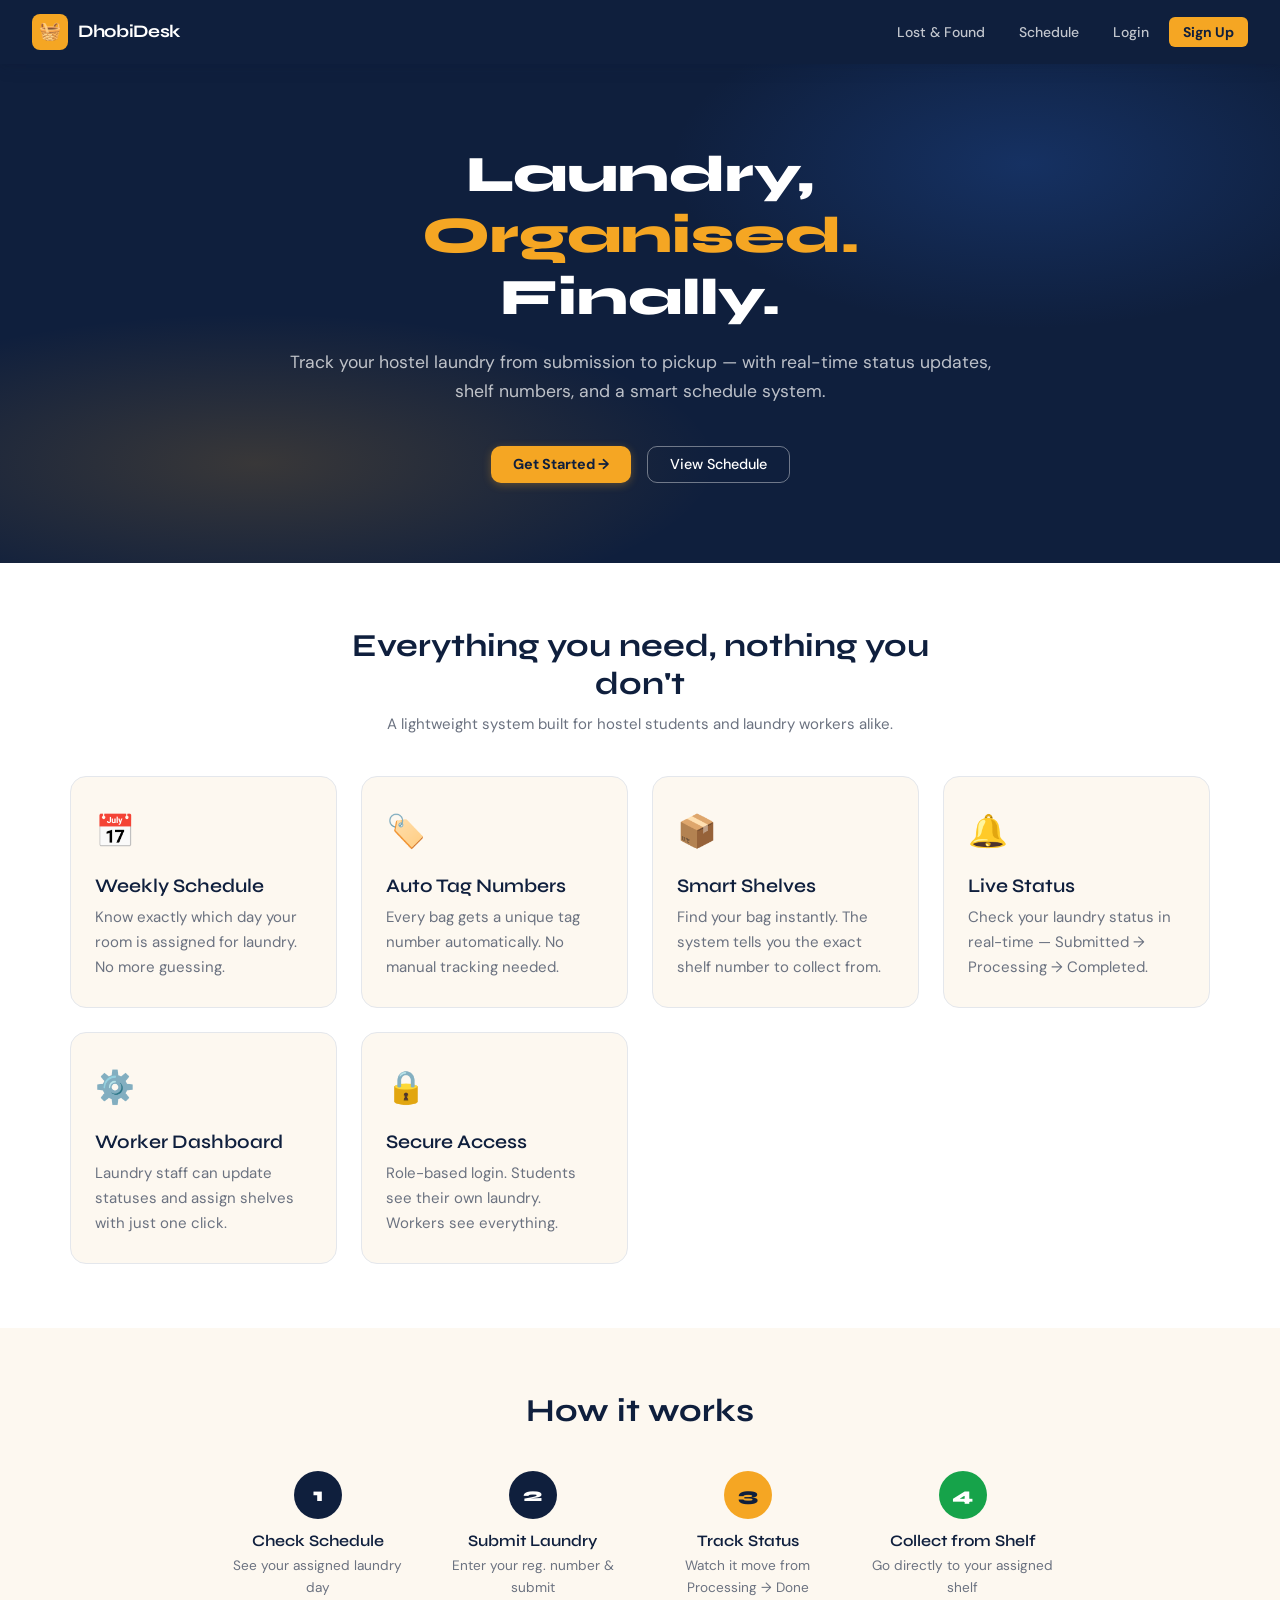
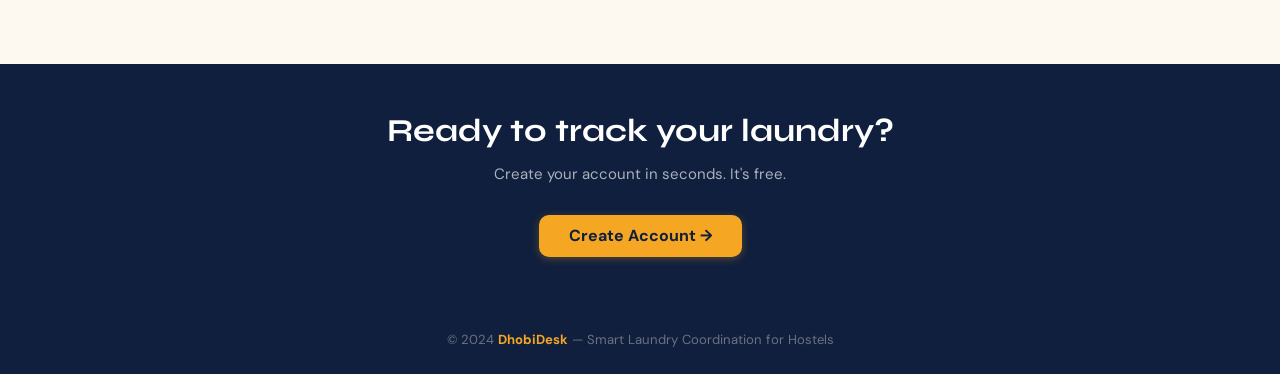
<file: index.html>
<!DOCTYPE html>
<html lang="en">
<head>
  <meta charset="UTF-8" />
  <meta name="viewport" content="width=device-width, initial-scale=1.0" />
  <title>DhobiDesk — Smart Laundry for Hostels</title>
  <link rel="stylesheet" href="style.css" />
</head>
<body>

<!-- ── Navbar ── -->
<nav class="navbar">
  
  <!-- Left: Existing Logo -->
  <a class="navbar-brand" href="index.html">
    <div class="logo-icon">🧺</div>
    <span>DhobiDesk</span>
  </a>

  <!-- Center: VIT Logo -->
 
  <!-- Right: Links -->
  <ul class="navbar-links">
    <li><a href="lostfound.html">Lost & Found</a></li>
    <li><a href="schedule.html">Schedule</a></li>
    <li><a href="login.html">Login</a></li>
    <li><a href="signup.html" class="btn-nav">Sign Up</a></li>
  </ul>
</nav>

<!-- ── Hero ── -->
<section class="hero">
  <div class="hero-content fade-in-up">
    <h1>Laundry, <span>Organised.</span><br>Finally.</h1>
    <p>Track your hostel laundry from submission to pickup — with real-time status updates, shelf numbers, and a smart schedule system.</p>
    <div class="hero-cta">
      <a href="signup.html" class="btn btn-primary">Get Started →</a>
      <a href="schedule.html" class="btn btn-secondary">View Schedule</a>
    </div>
  </div>
</section>

<!-- ── Features ── -->
<section class="features">
  <div style="text-align:center; max-width:600px; margin:0 auto;">
    <h2>Everything you need, nothing you don't</h2>
    <p style="margin-top:0.5rem;">A lightweight system built for hostel students and laundry workers alike.</p>
  </div>

  <div class="features-grid">
    <div class="feature-card">
      <span class="feature-icon">📅</span>
      <h3>Weekly Schedule</h3>
      <p>Know exactly which day your room is assigned for laundry. No more guessing.</p>
    </div>
    <div class="feature-card">
      <span class="feature-icon">🏷️</span>
      <h3>Auto Tag Numbers</h3>
      <p>Every bag gets a unique tag number automatically. No manual tracking needed.</p>
    </div>
    <div class="feature-card">
      <span class="feature-icon">📦</span>
      <h3>Smart Shelves</h3>
      <p>Find your bag instantly. The system tells you the exact shelf number to collect from.</p>
    </div>
    <div class="feature-card">
      <span class="feature-icon">🔔</span>
      <h3>Live Status</h3>
      <p>Check your laundry status in real-time — Submitted → Processing → Completed.</p>
    </div>
    <div class="feature-card">
      <span class="feature-icon">⚙️</span>
      <h3>Worker Dashboard</h3>
      <p>Laundry staff can update statuses and assign shelves with just one click.</p>
    </div>
    <div class="feature-card">
      <span class="feature-icon">🔒</span>
      <h3>Secure Access</h3>
      <p>Role-based login. Students see their own laundry. Workers see everything.</p>
    </div>
  </div>
</section>

<!-- ── How It Works ── -->
<section style="padding: 4rem 2rem; background: var(--cream); max-width: 900px; margin: 0 auto;">
  <h2 style="text-align:center; margin-bottom:2.5rem;">How it works</h2>
  <div style="display:grid; grid-template-columns: repeat(auto-fit, minmax(180px,1fr)); gap:1.5rem; text-align:center;">
    <div>
      <div style="width:48px;height:48px;background:var(--navy);color:white;border-radius:50%;display:inline-flex;align-items:center;justify-content:center;font-family:var(--font-head);font-weight:800;font-size:1.2rem;margin-bottom:0.75rem;">1</div>
      <h4>Check Schedule</h4>
      <p style="font-size:0.85rem;margin-top:0.3rem;">See your assigned laundry day</p>
    </div>
    <div>
      <div style="width:48px;height:48px;background:var(--navy);color:white;border-radius:50%;display:inline-flex;align-items:center;justify-content:center;font-family:var(--font-head);font-weight:800;font-size:1.2rem;margin-bottom:0.75rem;">2</div>
      <h4>Submit Laundry</h4>
      <p style="font-size:0.85rem;margin-top:0.3rem;">Enter your reg. number & submit</p>
    </div>
    <div>
      <div style="width:48px;height:48px;background:var(--amber);color:var(--navy);border-radius:50%;display:inline-flex;align-items:center;justify-content:center;font-family:var(--font-head);font-weight:800;font-size:1.2rem;margin-bottom:0.75rem;">3</div>
      <h4>Track Status</h4>
      <p style="font-size:0.85rem;margin-top:0.3rem;">Watch it move from Processing → Done</p>
    </div>
    <div>
      <div style="width:48px;height:48px;background:var(--green);color:white;border-radius:50%;display:inline-flex;align-items:center;justify-content:center;font-family:var(--font-head);font-weight:800;font-size:1.2rem;margin-bottom:0.75rem;">4</div>
      <h4>Collect from Shelf</h4>
      <p style="font-size:0.85rem;margin-top:0.3rem;">Go directly to your assigned shelf</p>
    </div>
  </div>
</section>

<!-- ── CTA ── -->
<section style="background:var(--navy);padding:3rem 2rem;text-align:center;">
  <h2 style="color:white;margin-bottom:0.75rem;">Ready to track your laundry?</h2>
  <p style="color:rgba(255,255,255,0.65);margin-bottom:1.75rem;">Create your account in seconds. It's free.</p>
  <a href="signup.html" class="btn btn-primary" style="font-size:1rem;padding:13px 30px;">Create Account →</a>
</section>

<!-- ── Footer ── -->
<footer class="footer">
  <p>© 2024 <strong>DhobiDesk</strong> — Smart Laundry Coordination for Hostels</p>
</footer>

</body>
</html>
</file>
<file: style.css>
/* ============================================================
   style.css — Smart Laundry Coordination System
   Aesthetic: Warm Industrial Utility — crisp whites, deep navy,
   warm amber accents, structured grid, confident typography
   ============================================================ */

@import url('https://fonts.googleapis.com/css2?family=Syne:wght@400;600;700;800&family=DM+Sans:ital,wght@0,300;0,400;0,500;1,300&display=swap');

/* ── CSS Variables ── */
:root {
  --navy:     #0f1f3d;
  --navy-mid: #1a3460;
  --blue:     #2253a8;
  --amber:    #f5a623;
  --amber-lt: #ffd280;
  --cream:    #fdf8f0;
  --white:    #ffffff;
  --gray-100: #f4f5f7;
  --gray-200: #e4e7ec;
  --gray-400: #9aa3b2;
  --gray-600: #6b7280;
  --gray-800: #2d3748;
  --green:    #16a34a;
  --green-lt: #dcfce7;
  --orange:   #ea580c;
  --orange-lt:#ffedd5;
  --red:      #dc2626;
  --red-lt:   #fee2e2;

  --font-head: 'Syne', sans-serif;
  --font-body: 'DM Sans', sans-serif;

  --shadow-sm: 0 1px 3px rgba(15,31,61,0.08), 0 1px 2px rgba(15,31,61,0.06);
  --shadow-md: 0 4px 16px rgba(15,31,61,0.10), 0 2px 6px rgba(15,31,61,0.07);
  --shadow-lg: 0 12px 40px rgba(15,31,61,0.14), 0 4px 12px rgba(15,31,61,0.08);

  --radius:    10px;
  --radius-lg: 16px;
  --transition: 0.22s cubic-bezier(0.4, 0, 0.2, 1);
}

/* ── Reset & Base ── */
*, *::before, *::after { box-sizing: border-box; margin: 0; padding: 0; }

html { scroll-behavior: smooth; }

body {
  font-family: var(--font-body);
  background: var(--cream);
  color: var(--gray-800);
  line-height: 1.65;
  font-size: 15px;
  min-height: 100vh;
}

/* ── Typography ── */
h1, h2, h3, h4 {
  font-family: var(--font-head);
  color: var(--navy);
  line-height: 1.2;
}

h1 { font-size: clamp(2rem, 5vw, 3.2rem); font-weight: 800; }
h2 { font-size: clamp(1.4rem, 3vw, 2rem); font-weight: 700; }
h3 { font-size: 1.2rem; font-weight: 600; }
h4 { font-size: 1rem; font-weight: 600; }

p { color: var(--gray-600); }

a { color: var(--blue); text-decoration: none; transition: color var(--transition); }
a:hover { color: var(--amber); }

/* ── Navbar ── */
.navbar {
  background: var(--navy);
  padding: 0 2rem;
  display: flex;
  align-items: center;
  justify-content: space-between;
  height: 64px;
  position: sticky;
  top: 0;
  z-index: 100;
  box-shadow: var(--shadow-md);
}

.navbar-brand {
  display: flex;
  align-items: center;
  gap: 10px;
  text-decoration: none;
}

.navbar-brand .logo-icon {
  width: 36px;
  height: 36px;
  background: var(--amber);
  border-radius: 8px;
  display: flex;
  align-items: center;
  justify-content: center;
  font-size: 18px;
}

.navbar-brand span {
  font-family: var(--font-head);
  font-size: 1.1rem;
  font-weight: 700;
  color: var(--white);
  letter-spacing: -0.02em;
}

.navbar-links {
  display: flex;
  align-items: center;
  gap: 6px;
  list-style: none;
}

.navbar-links a {
  color: rgba(255,255,255,0.75);
  font-size: 0.875rem;
  font-weight: 500;
  padding: 6px 14px;
  border-radius: 6px;
  transition: all var(--transition);
}

.navbar-links a:hover {
  color: var(--white);
  background: rgba(255,255,255,0.08);
}

.navbar-links a.btn-nav {
  background: var(--amber);
  color: var(--navy);
  font-weight: 700;
}

.navbar-links a.btn-nav:hover {
  background: var(--amber-lt);
}

/* ── Main Layout ── */
.main-wrapper {
  max-width: 1140px;
  margin: 0 auto;
  padding: 2.5rem 1.5rem 4rem;
}

/* ── Hero (Index) ── */
.hero {
  background: var(--navy);
  color: var(--white);
  padding: 5rem 2rem;
  text-align: center;
  position: relative;
  overflow: hidden;
}

.hero::before {
  content: '';
  position: absolute;
  inset: 0;
  background:
    radial-gradient(ellipse 60% 50% at 20% 80%, rgba(245,166,35,0.18) 0%, transparent 60%),
    radial-gradient(ellipse 50% 60% at 80% 20%, rgba(34,83,168,0.35) 0%, transparent 55%);
  pointer-events: none;
}

.hero-content { position: relative; z-index: 1; max-width: 740px; margin: 0 auto; }

.hero h1 { color: var(--white); margin-bottom: 1.25rem; }

.hero h1 span { color: var(--amber); }

.hero p {
  color: rgba(255,255,255,0.72);
  font-size: 1.1rem;
  margin-bottom: 2.5rem;
}

.hero-cta {
  display: flex;
  gap: 1rem;
  justify-content: center;
  flex-wrap: wrap;
}

/* ── Feature Cards (Index) ── */
.features {
  padding: 4rem 2rem;
  background: var(--white);
}

.features-grid {
  display: grid;
  grid-template-columns: repeat(auto-fit, minmax(220px, 1fr));
  gap: 1.5rem;
  max-width: 1140px;
  margin: 2.5rem auto 0;
}

.feature-card {
  background: var(--cream);
  border: 1px solid var(--gray-200);
  border-radius: var(--radius-lg);
  padding: 1.75rem 1.5rem;
  transition: transform var(--transition), box-shadow var(--transition);
}

.feature-card:hover {
  transform: translateY(-4px);
  box-shadow: var(--shadow-md);
}

.feature-card .feature-icon {
  font-size: 2rem;
  margin-bottom: 1rem;
  display: block;
}

.feature-card h3 { margin-bottom: 0.5rem; }

/* ── Buttons ── */
.btn {
  display: inline-flex;
  align-items: center;
  gap: 6px;
  padding: 10px 22px;
  border-radius: var(--radius);
  font-family: var(--font-body);
  font-size: 0.9rem;
  font-weight: 500;
  cursor: pointer;
  border: none;
  transition: all var(--transition);
  text-decoration: none;
  line-height: 1;
}

.btn-primary {
  background: var(--amber);
  color: var(--navy);
  font-weight: 700;
  box-shadow: 0 2px 8px rgba(245,166,35,0.3);
}
.btn-primary:hover { background: #e8980e; color: var(--navy); transform: translateY(-1px); box-shadow: 0 4px 16px rgba(245,166,35,0.4); }

.btn-secondary {
  background: transparent;
  color: var(--white);
  border: 1.5px solid rgba(255,255,255,0.4);
}
.btn-secondary:hover { background: rgba(255,255,255,0.1); color: var(--white); border-color: rgba(255,255,255,0.7); }

.btn-navy {
  background: var(--navy);
  color: var(--white);
  font-weight: 600;
}
.btn-navy:hover { background: var(--navy-mid); color: var(--white); }

.btn-outline {
  background: transparent;
  color: var(--navy);
  border: 1.5px solid var(--gray-200);
}
.btn-outline:hover { border-color: var(--navy); background: var(--navy); color: var(--white); }

.btn-green { background: var(--green); color: white; font-weight: 600; }
.btn-green:hover { background: #15803d; color: white; }

.btn-orange { background: var(--orange); color: white; font-weight: 600; }
.btn-orange:hover { background: #c2410c; color: white; }

.btn-sm { padding: 6px 14px; font-size: 0.82rem; }

.btn:disabled, .btn[disabled] {
  opacity: 0.5;
  cursor: not-allowed;
  transform: none !important;
}

/* ── Cards ── */
.card {
  background: var(--white);
  border-radius: var(--radius-lg);
  border: 1px solid var(--gray-200);
  box-shadow: var(--shadow-sm);
  overflow: hidden;
}

.card-header {
  padding: 1.25rem 1.5rem;
  border-bottom: 1px solid var(--gray-200);
  display: flex;
  align-items: center;
  justify-content: space-between;
  gap: 1rem;
}

.card-body { padding: 1.5rem; }

/* ── Forms ── */
.form-container {
  max-width: 480px;
  margin: 3rem auto;
}

.form-card {
  background: var(--white);
  border-radius: var(--radius-lg);
  padding: 2.5rem;
  box-shadow: var(--shadow-lg);
  border: 1px solid var(--gray-200);
}

.form-logo {
  text-align: center;
  margin-bottom: 2rem;
}

.form-logo .logo-circle {
  width: 60px;
  height: 60px;
  background: var(--navy);
  border-radius: 16px;
  display: inline-flex;
  align-items: center;
  justify-content: center;
  font-size: 26px;
  margin-bottom: 1rem;
}

.form-card h2 { text-align: center; margin-bottom: 0.4rem; }
.form-card .form-subtitle { text-align: center; font-size: 0.88rem; margin-bottom: 2rem; }

.form-group {
  margin-bottom: 1.25rem;
}

.form-group label {
  display: block;
  font-size: 0.83rem;
  font-weight: 600;
  color: var(--gray-800);
  margin-bottom: 0.45rem;
  letter-spacing: 0.04em;
  text-transform: uppercase;
}

.form-group input,
.form-group select {
  width: 100%;
  padding: 11px 14px;
  border: 1.5px solid var(--gray-200);
  border-radius: var(--radius);
  font-family: var(--font-body);
  font-size: 0.95rem;
  color: var(--gray-800);
  background: var(--gray-100);
  transition: border-color var(--transition), box-shadow var(--transition);
  outline: none;
}

.form-group input:focus,
.form-group select:focus {
  border-color: var(--blue);
  background: var(--white);
  box-shadow: 0 0 0 3px rgba(34,83,168,0.1);
}

.form-group input::placeholder { color: var(--gray-400); }

.form-submit { width: 100%; padding: 13px; font-size: 1rem; margin-top: 0.5rem; justify-content: center; }

.form-footer { text-align: center; margin-top: 1.25rem; font-size: 0.875rem; }

/* Role Selector */
.role-selector {
  display: grid;
  grid-template-columns: 1fr 1fr;
  gap: 0.75rem;
}

.role-option {
  position: relative;
}

.role-option input { display: none; }

.role-option label {
  display: flex;
  flex-direction: column;
  align-items: center;
  gap: 6px;
  padding: 14px 10px;
  border: 2px solid var(--gray-200);
  border-radius: var(--radius);
  cursor: pointer;
  transition: all var(--transition);
  text-align: center;
  font-size: 0.85rem;
  color: var(--gray-600);
  font-weight: 500;
  letter-spacing: normal;
  text-transform: none;
}

.role-option label .role-icon { font-size: 1.8rem; }
.role-option label .role-name { font-weight: 700; font-family: var(--font-head); color: var(--navy); }

.role-option input:checked + label {
  border-color: var(--amber);
  background: rgba(245,166,35,0.07);
  box-shadow: 0 0 0 3px rgba(245,166,35,0.15);
}

/* ── Dashboard Layout ── */
.dashboard-grid {
  display: grid;
  grid-template-columns: 280px 1fr;
  gap: 1.5rem;
  align-items: start;
}

@media (max-width: 768px) {
  .dashboard-grid { grid-template-columns: 1fr; }
}

/* ── Page Header ── */
.page-header {
  background: var(--navy);
  color: var(--white);
  padding: 2.5rem 2rem;
  position: relative;
  overflow: hidden;
}

.page-header::after {
  content: '';
  position: absolute;
  right: -60px;
  top: -60px;
  width: 220px;
  height: 220px;
  background: rgba(245,166,35,0.12);
  border-radius: 50%;
}

.page-header h1 { color: var(--white); font-size: clamp(1.5rem, 3vw, 2rem); }
.page-header p { color: rgba(255,255,255,0.65); margin-top: 0.3rem; font-size: 0.95rem; }

.page-header .header-badge {
  display: inline-flex;
  align-items: center;
  gap: 6px;
  background: rgba(245,166,35,0.2);
  color: var(--amber);
  padding: 4px 12px;
  border-radius: 100px;
  font-size: 0.78rem;
  font-weight: 600;
  letter-spacing: 0.06em;
  text-transform: uppercase;
  margin-bottom: 0.75rem;
}

/* ── Status Badges ── */
.badge {
  display: inline-flex;
  align-items: center;
  gap: 5px;
  padding: 3px 10px;
  border-radius: 100px;
  font-size: 0.78rem;
  font-weight: 600;
  letter-spacing: 0.03em;
  white-space: nowrap;
}

.badge-submitted { background: var(--gray-100); color: var(--gray-600); }
.badge-processing { background: var(--orange-lt); color: var(--orange); }
.badge-completed { background: var(--green-lt); color: var(--green); }

/* ── Laundry Entry Cards ── */
.laundry-entries { display: flex; flex-direction: column; gap: 1rem; }

.entry-card {
  background: var(--white);
  border: 1px solid var(--gray-200);
  border-radius: var(--radius-lg);
  padding: 1.25rem 1.5rem;
  box-shadow: var(--shadow-sm);
  transition: box-shadow var(--transition);
}

.entry-card:hover { box-shadow: var(--shadow-md); }

.entry-card-header {
  display: flex;
  align-items: center;
  justify-content: space-between;
  margin-bottom: 0.75rem;
  flex-wrap: wrap;
  gap: 0.5rem;
}

.entry-tag {
  font-family: var(--font-head);
  font-size: 1.4rem;
  font-weight: 800;
  color: var(--navy);
}

.entry-tag span { color: var(--amber); }

.entry-meta {
  display: flex;
  gap: 1.5rem;
  flex-wrap: wrap;
  font-size: 0.85rem;
  color: var(--gray-600);
  margin-bottom: 1rem;
}

.entry-meta strong { color: var(--gray-800); }

.entry-completed-msg {
  background: var(--green-lt);
  border: 1px solid #86efac;
  border-radius: var(--radius);
  padding: 10px 14px;
  display: flex;
  align-items: center;
  gap: 8px;
  font-size: 0.88rem;
  font-weight: 600;
  color: var(--green);
  margin-top: 0.75rem;
}

/* Worker entry card additions */
.worker-actions {
  display: flex;
  align-items: center;
  gap: 0.75rem;
  flex-wrap: wrap;
  margin-top: 1rem;
  padding-top: 1rem;
  border-top: 1px solid var(--gray-200);
}

.shelf-input-group {
  display: flex;
  align-items: center;
  gap: 0.5rem;
}

.shelf-input-group input {
  width: 70px;
  padding: 7px 10px;
  border: 1.5px solid var(--gray-200);
  border-radius: var(--radius);
  font-family: var(--font-body);
  font-size: 0.88rem;
  text-align: center;
  outline: none;
  transition: border-color var(--transition);
}

.shelf-input-group input:focus { border-color: var(--blue); }

/* ── Schedule Page ── */
.schedule-grid {
  display: grid;
  grid-template-columns: repeat(auto-fit, minmax(200px, 1fr));
  gap: 1.25rem;
  margin-top: 2rem;
}

.schedule-day {
  background: var(--white);
  border: 1px solid var(--gray-200);
  border-radius: var(--radius-lg);
  overflow: hidden;
  box-shadow: var(--shadow-sm);
  transition: transform var(--transition), box-shadow var(--transition);
}

.schedule-day:hover { transform: translateY(-3px); box-shadow: var(--shadow-md); }

.schedule-day.today {
  border-color: var(--amber);
  box-shadow: 0 0 0 2px rgba(245,166,35,0.25), var(--shadow-md);
}

.schedule-day-header {
  background: var(--navy);
  padding: 12px 16px;
  display: flex;
  align-items: center;
  justify-content: space-between;
}

.schedule-day.today .schedule-day-header { background: var(--amber); }

.schedule-day-header h3 { color: var(--white); font-size: 0.95rem; }
.schedule-day.today .schedule-day-header h3 { color: var(--navy); }

.today-pill {
  background: rgba(255,255,255,0.25);
  color: var(--navy);
  padding: 2px 8px;
  border-radius: 100px;
  font-size: 0.7rem;
  font-weight: 700;
  letter-spacing: 0.06em;
  text-transform: uppercase;
}

.schedule-day-body { padding: 1rem 1.25rem; }
.schedule-day-body .room-range { font-family: var(--font-head); font-size: 1.1rem; font-weight: 700; color: var(--navy); }
.schedule-day-body .room-label { font-size: 0.8rem; color: var(--gray-400); margin-top: 2px; }

/* ── Info Box ── */
.info-box {
  background: rgba(34,83,168,0.06);
  border: 1px solid rgba(34,83,168,0.2);
  border-radius: var(--radius);
  padding: 12px 16px;
  font-size: 0.875rem;
  color: var(--blue);
  display: flex;
  gap: 8px;
  align-items: flex-start;
}

/* ── Alert / Toast ── */
.alert {
  padding: 12px 16px;
  border-radius: var(--radius);
  font-size: 0.875rem;
  font-weight: 500;
  margin-bottom: 1rem;
  display: flex;
  align-items: center;
  gap: 8px;
}

.alert-success { background: var(--green-lt); color: var(--green); border: 1px solid #86efac; }
.alert-error   { background: var(--red-lt); color: var(--red); border: 1px solid #fca5a5; }
.alert-warning { background: var(--orange-lt); color: var(--orange); border: 1px solid #fdba74; }
.alert-info    { background: rgba(34,83,168,0.07); color: var(--blue); border: 1px solid rgba(34,83,168,0.2); }

/* ── Sidebar ── */
.sidebar {
  display: flex;
  flex-direction: column;
  gap: 1rem;
}

.sidebar-user-card {
  background: var(--navy);
  color: var(--white);
  border-radius: var(--radius-lg);
  padding: 1.5rem;
}

.sidebar-user-card .user-avatar {
  width: 50px;
  height: 50px;
  background: var(--amber);
  border-radius: 50%;
  display: flex;
  align-items: center;
  justify-content: center;
  font-size: 22px;
  margin-bottom: 0.75rem;
}

.sidebar-user-card h4 { color: var(--white); font-size: 0.95rem; }
.sidebar-user-card p { color: rgba(255,255,255,0.6); font-size: 0.8rem; }

.sidebar-card {
  background: var(--white);
  border: 1px solid var(--gray-200);
  border-radius: var(--radius-lg);
  padding: 1.25rem;
  box-shadow: var(--shadow-sm);
}

.sidebar-card h4 { margin-bottom: 0.75rem; font-size: 0.9rem; }

/* ── Stats Row ── */
.stats-row {
  display: grid;
  grid-template-columns: repeat(auto-fit, minmax(140px, 1fr));
  gap: 1rem;
  margin-bottom: 1.5rem;
}

.stat-card {
  background: var(--white);
  border: 1px solid var(--gray-200);
  border-radius: var(--radius-lg);
  padding: 1.25rem;
  box-shadow: var(--shadow-sm);
  text-align: center;
}

.stat-card .stat-num {
  font-family: var(--font-head);
  font-size: 2rem;
  font-weight: 800;
  color: var(--navy);
  line-height: 1;
}

.stat-card .stat-label { font-size: 0.78rem; color: var(--gray-400); margin-top: 4px; font-weight: 500; text-transform: uppercase; letter-spacing: 0.05em; }

/* ── Empty State ── */
.empty-state {
  text-align: center;
  padding: 3rem 1.5rem;
}

.empty-state .empty-icon { font-size: 3.5rem; margin-bottom: 1rem; }
.empty-state h3 { margin-bottom: 0.5rem; }

/* ── Loader ── */
.loader {
  display: flex;
  justify-content: center;
  align-items: center;
  padding: 2rem;
  gap: 8px;
}

.loader-dot {
  width: 8px; height: 8px;
  background: var(--amber);
  border-radius: 50%;
  animation: bounce 0.6s alternate infinite;
}
.loader-dot:nth-child(2) { animation-delay: 0.15s; }
.loader-dot:nth-child(3) { animation-delay: 0.3s; }

@keyframes bounce {
  to { transform: translateY(-10px); opacity: 0.5; }
}

/* ── Footer ── */
.footer {
  background: var(--navy);
  color: rgba(255,255,255,0.5);
  text-align: center;
  padding: 1.5rem;
  font-size: 0.82rem;
  margin-top: auto;
}

.footer strong { color: var(--amber); }

/* ── Search / Filter ── */
.filter-bar {
  display: flex;
  gap: 0.75rem;
  flex-wrap: wrap;
  align-items: center;
  margin-bottom: 1.25rem;
}

.filter-bar input,
.filter-bar select {
  padding: 8px 12px;
  border: 1.5px solid var(--gray-200);
  border-radius: var(--radius);
  font-family: var(--font-body);
  font-size: 0.875rem;
  outline: none;
  background: var(--white);
  transition: border-color var(--transition);
}

.filter-bar input:focus,
.filter-bar select:focus {
  border-color: var(--blue);
}

/* ── Shelf Legend ── */
.shelf-legend {
  display: grid;
  grid-template-columns: repeat(auto-fill, minmax(140px, 1fr));
  gap: 0.5rem;
  margin-top: 0.75rem;
}

.shelf-item {
  background: var(--gray-100);
  border-radius: var(--radius);
  padding: 8px 12px;
  font-size: 0.82rem;
}

.shelf-item strong { color: var(--navy); font-family: var(--font-head); }

/* ── Responsive ── */
@media (max-width: 640px) {
  .navbar { padding: 0 1rem; }
  .navbar-brand span { display: none; }
  .form-card { padding: 1.75rem 1.25rem; }
  .main-wrapper { padding: 1.5rem 1rem 3rem; }
  .page-header { padding: 1.75rem 1.25rem; }
  .stats-row { grid-template-columns: repeat(2, 1fr); }
  .worker-actions { flex-direction: column; align-items: flex-start; }
}

/* ── Animations ── */
@keyframes fadeInUp {
  from { opacity: 0; transform: translateY(16px); }
  to   { opacity: 1; transform: translateY(0); }
}

.fade-in-up {
  animation: fadeInUp 0.45s cubic-bezier(0.22, 1, 0.36, 1) both;
}

.entry-card { animation: fadeInUp 0.3s cubic-bezier(0.22, 1, 0.36, 1) both; }
.vit-center-logo {
  position: absolute;
  left: 50%;
  transform: translateX(-50%);
}

.vit-center-logo img {
  height: 54px;     /* fixed size */
  width: auto;
  object-fit: contain;
}

.bulk-actions {
  display: flex;
  gap: 10px;
  align-items: center;
  margin-bottom: 1rem;
  flex-wrap: wrap;
}
#posts .card {
  margin-top: 10px;
  padding: 12px;
  border-left: 4px solid #4CAF50;
}

textarea {
  width: 100%;
  padding: 8px;
  margin-bottom: 10px;
}
/* ============================================================
   Lost & Found Page Styles — Matching DhobiDesk Design System
   ============================================================ */

/* Layout Grid */
.lostfound-grid {
  display: grid;
  grid-template-columns: 1fr 1.5fr;
  gap: 1.5rem;
  align-items: start;
}

@media (max-width: 768px) {
  .lostfound-grid {
    grid-template-columns: 1fr;
    gap: 1.5rem;
  }
}

/* Lost Item Cards */
.lost-item {
  background: var(--white);
  border: 1px solid var(--gray-200);
  border-radius: var(--radius-lg);
  padding: 1.25rem;
  margin-bottom: 1rem;
  transition: all var(--transition);
}

.lost-item:hover {
  box-shadow: var(--shadow-md);
  transform: translateY(-2px);
}

.lost-item.resolved {
  background: var(--green-lt);
  border-color: #86efac;
}

/* Lost Item Header */
.lost-item-header {
  display: flex;
  justify-content: space-between;
  align-items: flex-start;
  margin-bottom: 0.75rem;
  flex-wrap: wrap;
  gap: 0.5rem;
}

/* Lost Item Description */
.lost-item-desc {
  font-size: 0.95rem;
  font-weight: 500;
  color: var(--gray-800);
  margin-bottom: 0.75rem;
  line-height: 1.5;
}

/* Lost Item Meta Info */
.lost-item-meta {
  display: flex;
  gap: 1rem;
  flex-wrap: wrap;
  font-size: 0.8rem;
  color: var(--gray-600);
  margin-bottom: 0.75rem;
  padding-bottom: 0.75rem;
  border-bottom: 1px solid var(--gray-200);
}

/* Contact Info */
.lost-item-contact {
  background: var(--gray-100);
  padding: 0.5rem 0.75rem;
  border-radius: var(--radius);
  font-size: 0.85rem;
  display: inline-flex;
  align-items: center;
  gap: 0.5rem;
}

/* Status Badges */
.badge-found {
  background: var(--green-lt);
  color: var(--green);
  padding: 4px 12px;
  border-radius: 100px;
  font-size: 0.75rem;
  font-weight: 600;
  display: inline-flex;
  align-items: center;
  gap: 6px;
}

.badge-lost {
  background: var(--orange-lt);
  color: var(--orange);
  padding: 4px 12px;
  border-radius: 100px;
  font-size: 0.75rem;
  font-weight: 600;
  display: inline-flex;
  align-items: center;
  gap: 6px;
}

/* Action Buttons */
.mark-found-btn {
  background: transparent;
  border: 1.5px solid var(--green);
  color: var(--green);
  padding: 6px 14px;
  border-radius: var(--radius);
  font-size: 0.75rem;
  font-weight: 600;
  cursor: pointer;
  transition: all var(--transition);
  font-family: var(--font-body);
}

.mark-found-btn:hover {
  background: var(--green);
  color: white;
  transform: translateY(-1px);
}

.delete-btn {
  background: transparent;
  border: 1.5px solid var(--gray-400);
  color: var(--gray-600);
  padding: 6px 14px;
  border-radius: var(--radius);
  font-size: 0.75rem;
  font-weight: 600;
  cursor: pointer;
  transition: all var(--transition);
  font-family: var(--font-body);
}

.delete-btn:hover {
  background: var(--red);
  border-color: var(--red);
  color: white;
  transform: translateY(-1px);
}

/* Empty State */
.empty-lost {
  text-align: center;
  padding: 3rem 1.5rem;
}

.empty-lost .empty-icon {
  font-size: 3.5rem;
  margin-bottom: 1rem;
  opacity: 0.5;
}

.empty-lost h4 {
  margin-bottom: 0.5rem;
  color: var(--gray-600);
  font-family: var(--font-head);
}

.empty-lost p {
  color: var(--gray-400);
  font-size: 0.85rem;
}

/* Filter Tabs */
.filter-tabs {
  display: flex;
  gap: 0.5rem;
  margin-bottom: 1.25rem;
  flex-wrap: wrap;
}

.filter-tab {
  background: var(--gray-100);
  border: 1px solid var(--gray-200);
  padding: 6px 18px;
  border-radius: 100px;
  font-size: 0.8rem;
  font-weight: 500;
  cursor: pointer;
  transition: all var(--transition);
  color: var(--gray-600);
  font-family: var(--font-body);
}

.filter-tab.active {
  background: var(--navy);
  border-color: var(--navy);
  color: white;
}

.filter-tab:hover:not(.active) {
  background: var(--gray-200);
  transform: translateY(-1px);
}

/* Form Elements */
.lostfound-form textarea,
.lostfound-form input {
  width: 100%;
  padding: 12px 14px;
  border: 1.5px solid var(--gray-200);
  border-radius: var(--radius);
  font-family: var(--font-body);
  font-size: 0.95rem;
  transition: all var(--transition);
  background: var(--gray-100);
}

.lostfound-form textarea:focus,
.lostfound-form input:focus {
  outline: none;
  border-color: var(--blue);
  background: var(--white);
  box-shadow: 0 0 0 3px rgba(34, 83, 168, 0.1);
}

.lostfound-form textarea {
  resize: vertical;
  min-height: 110px;
}

.form-row {
  margin-bottom: 1.25rem;
}

.form-row label {
  display: block;
  font-size: 0.8rem;
  font-weight: 600;
  color: var(--gray-800);
  margin-bottom: 0.5rem;
  text-transform: uppercase;
  letter-spacing: 0.03em;
}

/* Character Counter */
.char-count {
  font-size: 0.7rem;
  color: var(--gray-400);
  text-align: right;
  margin-top: 0.25rem;
}

/* Stats Mini Card */
.stats-mini {
  background: var(--navy);
  border-radius: var(--radius-lg);
  padding: 1.25rem;
  margin-top: 1rem;
}

.stats-mini h4 {
  color: white;
  margin-bottom: 0.75rem;
  font-size: 0.9rem;
}

.stats-mini-grid {
  display: flex;
  gap: 1.5rem;
}

.stats-mini-item {
  text-align: center;
}

.stats-mini-number {
  font-size: 1.5rem;
  font-weight: 800;
  color: var(--amber);
}

.stats-mini-label {
  font-size: 0.7rem;
  color: rgba(255, 255, 255, 0.7);
  margin-top: 0.25rem;
}

/* Sidebar Stats Card (reused from existing design) */
.sidebar-card {
  background: var(--white);
  border: 1px solid var(--gray-200);
  border-radius: var(--radius-lg);
  padding: 1.25rem;
  box-shadow: var(--shadow-sm);
}

.sidebar-card h4 {
  margin-bottom: 0.75rem;
  font-size: 0.9rem;
}

/* Success Message Inside Lost Item */
.lost-item-success-msg {
  margin-top: 0.75rem;
  font-size: 0.75rem;
  color: var(--green);
  background: var(--green-lt);
  padding: 0.5rem 0.75rem;
  border-radius: var(--radius);
}

/* Helper Message */
.lost-item-helper {
  margin-top: 0.5rem;
  font-size: 0.7rem;
  color: var(--gray-400);
}

/* Responsive Adjustments */
@media (max-width: 640px) {
  .lost-item-header {
    flex-direction: column;
    align-items: flex-start;
  }
  
  .lost-item-meta {
    flex-direction: column;
    gap: 0.5rem;
  }
  
  .filter-tabs {
    justify-content: center;
  }
  
  .filter-tab {
    padding: 4px 14px;
    font-size: 0.75rem;
  }
  
  .mark-found-btn,
  .delete-btn {
    padding: 4px 10px;
    font-size: 0.7rem;
  }
}

/* Animation for new items */
@keyframes slideIn {
  from {
    opacity: 0;
    transform: translateY(10px);
  }
  to {
    opacity: 1;
    transform: translateY(0);
  }
}

.lost-item {
  animation: slideIn 0.3s ease-out;
}

/* VIT Logo Centering (already in your CSS, keeping for reference) */
.vit-center-logo {
  position: absolute;
  left: 50%;
  transform: translateX(-50%);
}

.vit-center-logo img {
  height: 54px;
  width: auto;
  object-fit: contain;
}

/* Bulk Actions (if needed for worker panel) */
.bulk-actions {
  display: flex;
  gap: 10px;
  align-items: center;
  margin-bottom: 1rem;
  flex-wrap: wrap;
}

/* Alert Styles (already in your CSS, ensuring consistency) */
.alert {
  padding: 12px 16px;
  border-radius: var(--radius);
  font-size: 0.875rem;
  font-weight: 500;
  margin-bottom: 1rem;
  display: flex;
  align-items: center;
  gap: 8px;
}

.alert-success {
  background: var(--green-lt);
  color: var(--green);
  border: 1px solid #86efac;
}

.alert-error {
  background: var(--red-lt);
  color: var(--red);
  border: 1px solid #fca5a5;
}

.alert-warning {
  background: var(--orange-lt);
  color: var(--orange);
  border: 1px solid #fdba74;
}

.alert-info {
  background: rgba(34, 83, 168, 0.07);
  color: var(--blue);
  border: 1px solid rgba(34, 83, 168, 0.2);
}

/* Info Box */
.info-box {
  background: rgba(34, 83, 168, 0.06);
  border: 1px solid rgba(34, 83, 168, 0.2);
  border-radius: var(--radius);
  padding: 12px 16px;
  font-size: 0.875rem;
  color: var(--blue);
  display: flex;
  gap: 8px;
  align-items: flex-start;
}

/* Loader Animation (already in your CSS) */
.loader {
  display: flex;
  justify-content: center;
  align-items: center;
  padding: 2rem;
  gap: 8px;
}

.loader-dot {
  width: 8px;
  height: 8px;
  background: var(--amber);
  border-radius: 50%;
  animation: bounce 0.6s alternate infinite;
}

.loader-dot:nth-child(2) {
  animation-delay: 0.15s;
}

.loader-dot:nth-child(3) {
  animation-delay: 0.3s;
}

@keyframes bounce {
  to {
    transform: translateY(-10px);
    opacity: 0.5;
  }
}

/* Card Styles (ensuring consistency) */
.card {
  background: var(--white);
  border-radius: var(--radius-lg);
  border: 1px solid var(--gray-200);
  box-shadow: var(--shadow-sm);
  overflow: hidden;
}

.card-header {
  padding: 1.25rem 1.5rem;
  border-bottom: 1px solid var(--gray-200);
  display: flex;
  align-items: center;
  justify-content: space-between;
  gap: 1rem;
  background: var(--white);
}

.card-header h3 {
  margin: 0;
  font-size: 1.2rem;
  font-weight: 600;
}

.card-body {
  padding: 1.5rem;
}

/* Page Header (already in your CSS) */
.page-header {
  background: var(--navy);
  color: var(--white);
  padding: 2.5rem 2rem;
  position: relative;
  overflow: hidden;
}

.page-header::after {
  content: '';
  position: absolute;
  right: -60px;
  top: -60px;
  width: 220px;
  height: 220px;
  background: rgba(245, 166, 35, 0.12);
  border-radius: 50%;
}

.page-header .header-badge {
  display: inline-flex;
  align-items: center;
  gap: 6px;
  background: rgba(245, 166, 35, 0.2);
  color: var(--amber);
  padding: 4px 12px;
  border-radius: 100px;
  font-size: 0.78rem;
  font-weight: 600;
  letter-spacing: 0.06em;
  text-transform: uppercase;
  margin-bottom: 0.75rem;
}

.page-header h1 {
  color: var(--white);
  font-size: clamp(1.5rem, 3vw, 2rem);
  margin-bottom: 0.5rem;
}

.page-header p {
  color: rgba(255, 255, 255, 0.65);
  margin-top: 0.3rem;
  font-size: 0.95rem;
}

/* Main Wrapper */
.main-wrapper {
  max-width: 1140px;
  margin: 0 auto;
  padding: 2.5rem 1.5rem 4rem;
}

/* Footer */
.footer {
  background: var(--navy);
  color: rgba(255, 255, 255, 0.5);
  text-align: center;
  padding: 1.5rem;
  font-size: 0.82rem;
  margin-top: auto;
}

.footer strong {
  color: var(--amber);
}
/* ============================================================
   Chatbot Styles — Perfectly Blending with DhobiDesk
   ============================================================ */

/* Chat Container - matches card style exactly */
.chat-container {
  margin-top: 0;
  background: var(--white);
  border-radius: var(--radius-lg);
  border: 1px solid var(--gray-200);
  box-shadow: var(--shadow-sm);
  overflow: hidden;
}

/* Chat Box - matches background cream */
.chat-box {
  background: var(--cream);
  border-radius: var(--radius);
  height: 380px;
  overflow-y: auto;
  padding: 1.25rem;
  margin-bottom: 1rem;
  border: 1px solid var(--gray-200);
  display: flex;
  flex-direction: column;
  gap: 0.875rem;
}

/* Custom scrollbar for chat box */
.chat-box::-webkit-scrollbar {
  width: 6px;
}

.chat-box::-webkit-scrollbar-track {
  background: var(--gray-200);
  border-radius: 10px;
}

.chat-box::-webkit-scrollbar-thumb {
  background: var(--gray-400);
  border-radius: 10px;
}

.chat-box::-webkit-scrollbar-thumb:hover {
  background: var(--gray-600);
}

/* Chat Messages */
.chat-message {
  display: flex;
  gap: 0.75rem;
  animation: fadeInUp 0.3s cubic-bezier(0.22, 1, 0.36, 1) both;
}

.chat-message.user {
  justify-content: flex-end;
}

.chat-message.bot {
  justify-content: flex-start;
}

/* Chat Avatars */
.chat-avatar {
  width: 34px;
  height: 34px;
  border-radius: 50%;
  display: flex;
-align-items: center;
  justify-content: center;
  font-size: 1rem;
  flex-shrink: 0;
  box-shadow: var(--shadow-sm);
}

.chat-avatar.user {
  background: var(--navy);
  order: 2;
}

.chat-avatar.bot {
  background: var(--amber);
}

/* Chat Bubbles */
.chat-bubble {
  max-width: 70%;
  padding: 0.75rem 1rem;
  border-radius: var(--radius-lg);
  font-size: 0.875rem;
  line-height: 1.5;
  word-wrap: break-word;
  white-space: pre-line;
}

.chat-bubble.user {
  background: var(--navy);
  color: white;
  border-bottom-right-radius: 0.25rem;
  box-shadow: var(--shadow-sm);
}

.chat-bubble.bot {
  background: var(--white);
  color: var(--gray-800);
  border: 1px solid var(--gray-200);
  border-bottom-left-radius: 0.25rem;
  box-shadow: var(--shadow-sm);
}

/* Chat Input Area */
.chat-input-container {
  display: flex;
  gap: 0.75rem;
  align-items: center;
  margin-top: 0.5rem;
}

.chat-input {
  flex: 1;
  padding: 0.75rem 1rem;
  border: 1.5px solid var(--gray-200);
  border-radius: var(--radius);
  font-family: var(--font-body);
  font-size: 0.875rem;
  background: var(--gray-100);
  transition: all var(--transition);
}

.chat-input:focus {
  outline: none;
  border-color: var(--blue);
  background: var(--white);
  box-shadow: 0 0 0 3px rgba(34, 83, 168, 0.1);
}

.chat-input::placeholder {
  color: var(--gray-400);
}

/* Chat Send Button */
.chat-send-btn {
  background: var(--green);
  color: white;
  border: none;
  padding: 0.75rem 1.5rem;
  border-radius: var(--radius);
  font-family: var(--font-body);
  font-size: 0.875rem;
  font-weight: 600;
  cursor: pointer;
  transition: all var(--transition);
  display: inline-flex;
  align-items: center;
  gap: 0.5rem;
  white-space: nowrap;
}

.chat-send-btn:hover {
  background: #15803d;
  transform: translateY(-1px);
  box-shadow: 0 2px 8px rgba(22, 163, 74, 0.3);
}

.chat-send-btn:active {
  transform: translateY(0);
}

/* Chat Suggestions */
.chat-suggestions {
  display: flex;
  gap: 0.65rem;
  flex-wrap: wrap;
  margin-top: 1rem;
  padding-top: 0.75rem;
  border-top: 1px solid var(--gray-200);
}

.chat-suggestion-chip {
  background: var(--gray-100);
  border: 1px solid var(--gray-200);
  padding: 0.5rem 1rem;
  border-radius: 100px;
  font-size: 0.75rem;
  font-weight: 500;
  color: var(--gray-600);
  cursor: pointer;
  transition: all var(--transition);
  font-family: var(--font-body);
}

.chat-suggestion-chip:hover {
  background: var(--navy);
  border-color: var(--navy);
  color: white;
  transform: translateY(-2px);
  box-shadow: var(--shadow-sm);
}

/* Empty Chat State */
.chat-empty {
  text-align: center;
  padding: 2.5rem;
  color: var(--gray-400);
}

.chat-empty-icon {
  font-size: 3rem;
  margin-bottom: 0.75rem;
  opacity: 0.5;
}

.chat-empty-text {
  font-size: 0.875rem;
  color: var(--gray-500);
}

/* Typing Indicator */
.typing-indicator {
  display: flex;
  gap: 0.25rem;
  padding: 0.5rem 1rem;
  background: var(--white);
  border: 1px solid var(--gray-200);
  border-radius: var(--radius-lg);
  width: fit-content;
}

.typing-dot {
  width: 6px;
  height: 6px;
  background: var(--gray-400);
  border-radius: 50%;
  animation: typingBounce 1.4s infinite ease-in-out;
}

.typing-dot:nth-child(1) { animation-delay: 0s; }
.typing-dot:nth-child(2) { animation-delay: 0.2s; }
.typing-dot:nth-child(3) { animation-delay: 0.4s; }

@keyframes typingBounce {
  0%, 60%, 100% { transform: translateY(0); }
  30% { transform: translateY(-6px); }
}

/* Mobile Responsive */
@media (max-width: 640px) {
  .chat-bubble {
    max-width: 85%;
    font-size: 0.8125rem;
  }
  
  .chat-avatar {
    width: 28px;
    height: 28px;
    font-size: 0.875rem;
  }
  
  .chat-send-btn {
    padding: 0.75rem 1rem;
  }
  
  .chat-suggestion-chip {
    font-size: 0.7rem;
    padding: 0.375rem 0.875rem;
  }
  
  .chat-box {
    height: 320px;
  }
}

/* Animation for new messages */
@keyframes slideInChat {
  from {
    opacity: 0;
    transform: translateY(10px);
  }
  to {
    opacity: 1;
    transform: translateY(0);
  }
}

.chat-message {
  animation: slideInChat 0.3s ease-out;
}
/* 🌐 Navbar Language Dropdown (FINAL FIX) */
#langToggle {
  background: transparent;
  color: white;
  border: 1px solid rgba(255,255,255,0.4);
  padding: 6px 10px;
  border-radius: 6px;
  font-size: 0.85rem;
  cursor: pointer;
  outline: none;
}

/* Hover */
#langToggle:hover {
  background: rgba(255,255,255,0.1);
}

/* Focus */
#langToggle:focus {
  border-color: #f59e0b;
}

/* Fix dropdown arrow (important) */
#langToggle option {
  color: black;
}
<li>
  <span style="color:white; font-size:0.8rem;">🌐</span>
  <select id="langToggle" onchange="changeLanguage(this.value)">
/* ============================================================
   Modal Styles for Express Service
   ============================================================ */

.modal-overlay {
  position: fixed;
  top: 0;
  left: 0;
  right: 0;
  bottom: 0;
  background: rgba(15, 31, 61, 0.85);
  backdrop-filter: blur(4px);
  display: flex;
  align-items: center;
  justify-content: center;
  z-index: 1000;
  animation: fadeIn 0.2s ease-out;
}

.modal-content {
  background: var(--white);
  border-radius: var(--radius-lg);
  padding: 2rem;
  max-width: 500px;
  width: 90%;
  max-height: 90vh;
  overflow-y: auto;
  box-shadow: var(--shadow-lg);
  animation: slideUp 0.3s ease-out;
}

.modal-content h3 {
  margin-bottom: 1rem;
  color: var(--navy);
}

.modal-content p {
  margin-bottom: 1rem;
  font-size: 0.9rem;
}

.modal-input {
  width: 100%;
  padding: 10px 12px;
  border: 1.5px solid var(--gray-200);
  border-radius: var(--radius);
  font-family: var(--font-body);
  font-size: 0.9rem;
  background: var(--gray-100);
  transition: all var(--transition);
}

.modal-input:focus {
  outline: none;
  border-color: var(--blue);
  background: var(--white);
  box-shadow: 0 0 0 3px rgba(34, 83, 168, 0.1);
}

@keyframes slideUp {
  from {
    opacity: 0;
    transform: translateY(30px);
  }
  to {
    opacity: 1;
    transform: translateY(0);
  }
}

/* Express Request Cards */
.express-card {
  transition: all var(--transition);
}

.express-card:hover {
  transform: translateY(-2px);
  box-shadow: var(--shadow-md);
}

/* Express badge in student view */
.express-badge {
  background: var(--amber);
  color: var(--navy);
  padding: 2px 8px;
  border-radius: 12px;
  font-size: 0.65rem;
  font-weight: 700;
  margin-left: 0.5rem;
}

/* Responsive modal */
@media (max-width: 640px) {
  .modal-content {
    padding: 1.5rem;
    width: 95%;
  }
  
  .modal-content h3 {
    font-size: 1.2rem;
  }
}
/* Express Service Collapsible Styles */
details summary {
  list-style: none;
  transition: all var(--transition);
}

details summary::-webkit-details-marker {
  display: none;
}

details summary::before {
  content: '▶';
  display: inline-block;
  width: 16px;
  font-size: 0.7rem;
  transition: transform 0.2s ease;
}

details[open] summary::before {
  transform: rotate(90deg);
}

details summary:hover {
  opacity: 0.8;
}
</file>
